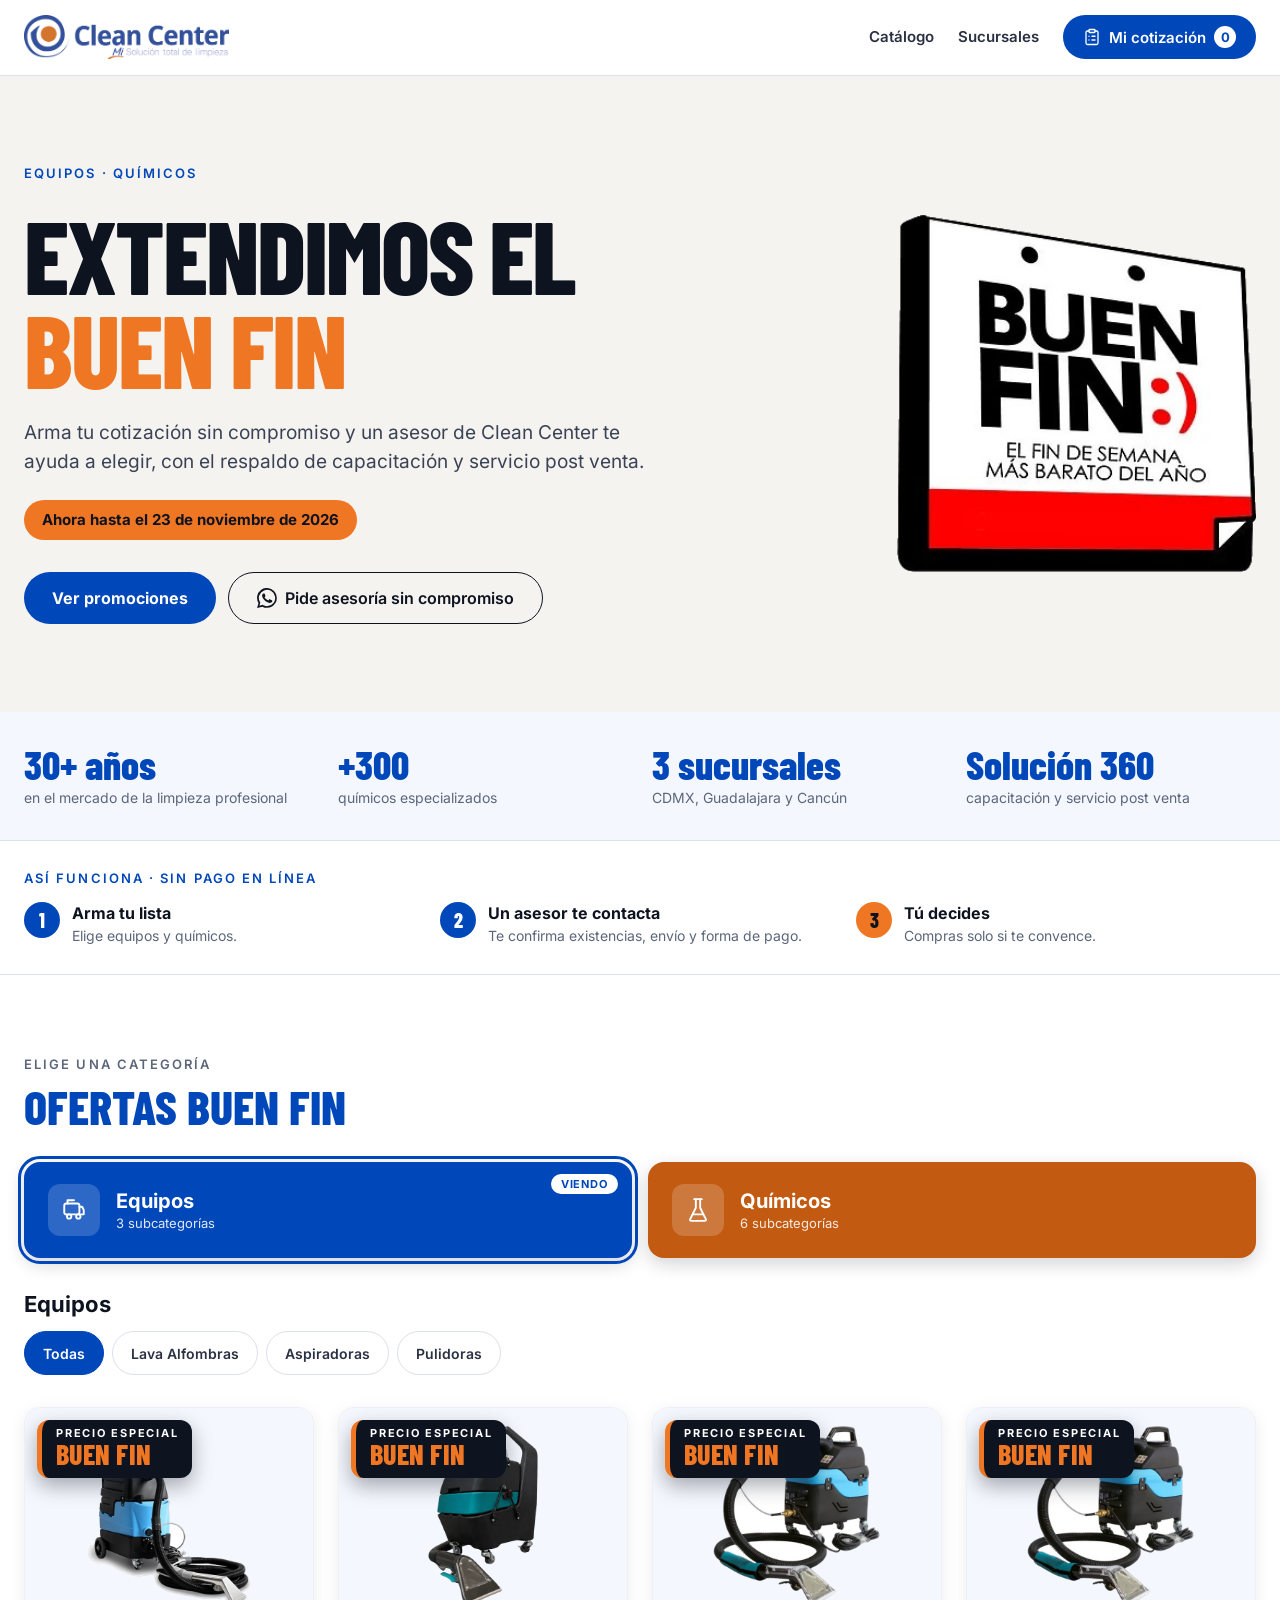
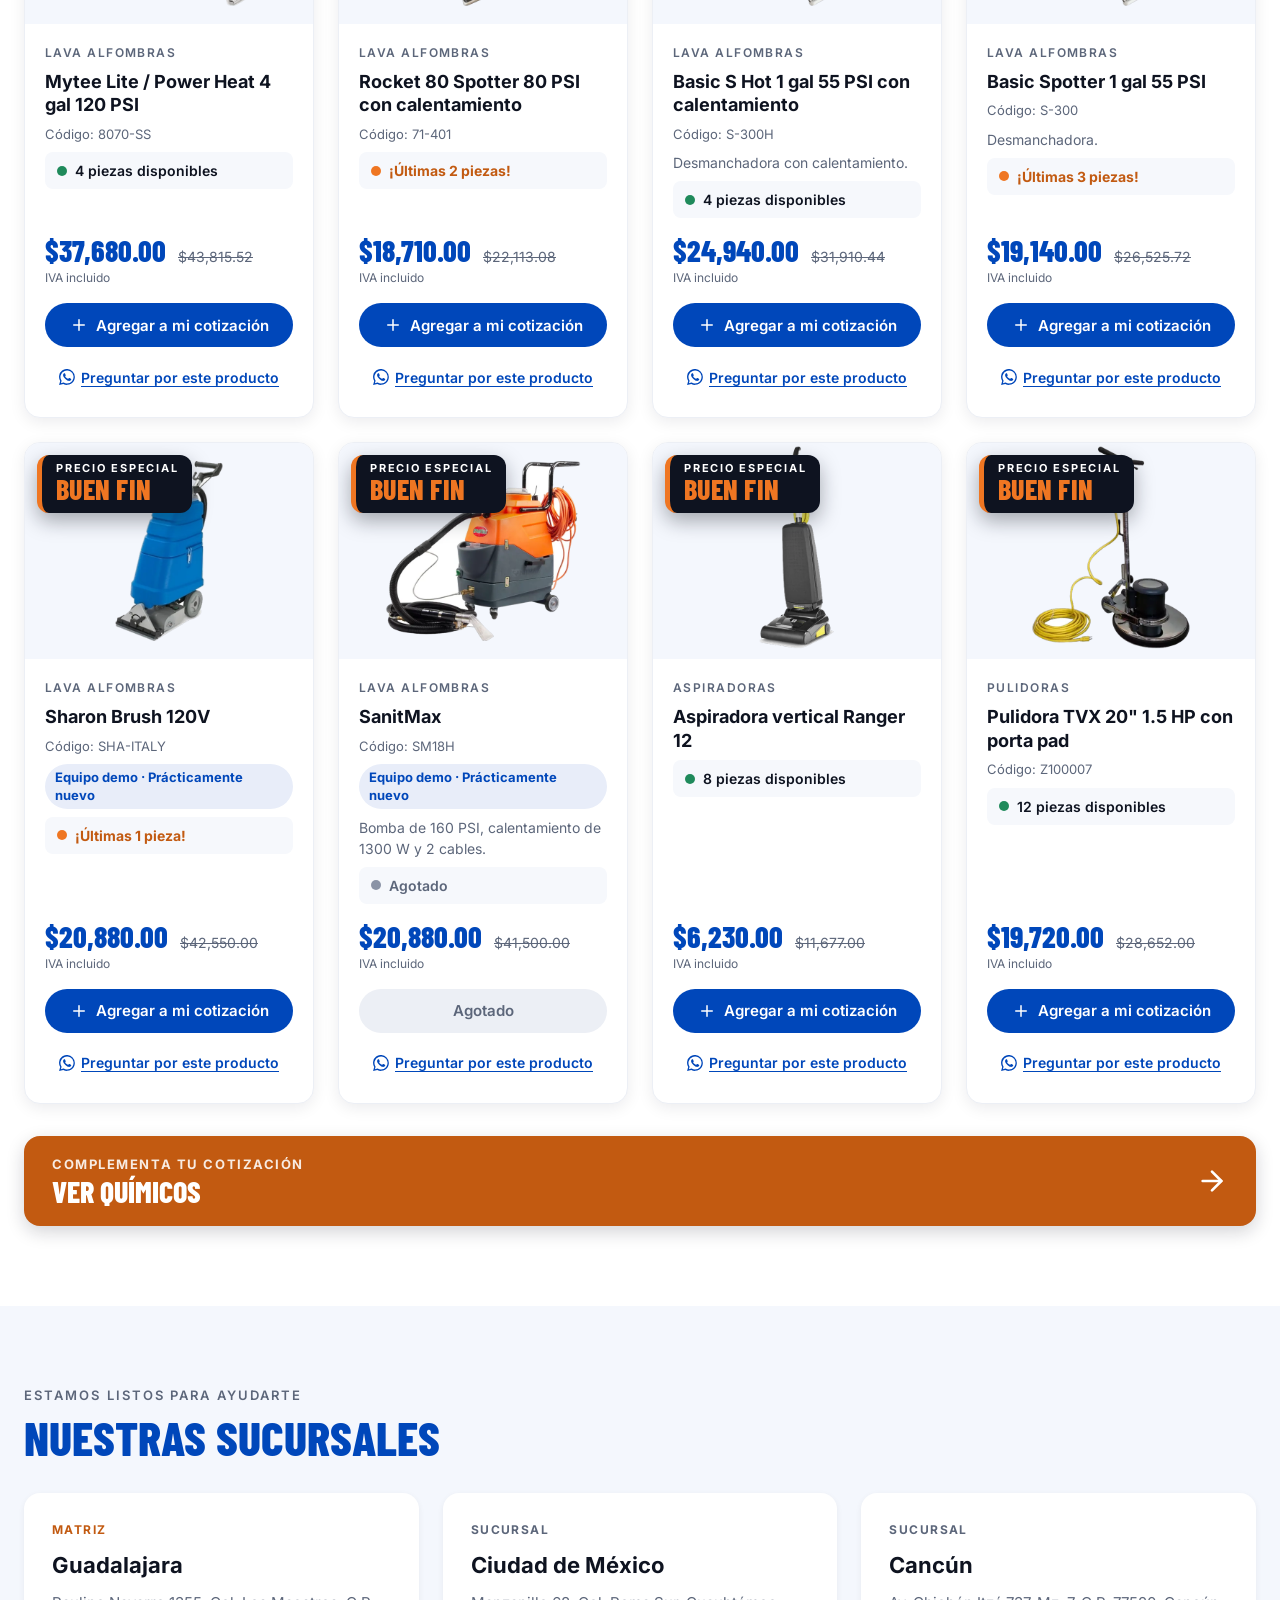
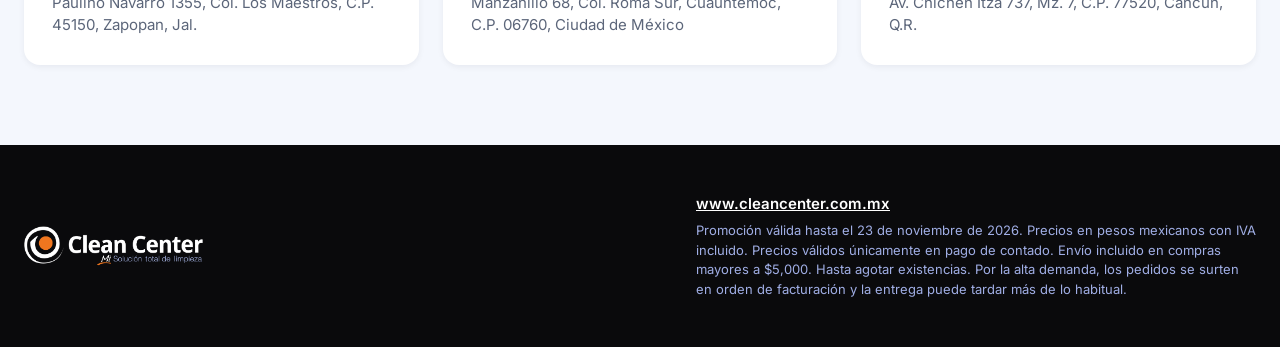
<file: promo-buen-fin/index.html>
<!doctype html>
<html lang="es">
<head>
<meta charset="utf-8">
<meta name="viewport" content="width=device-width, initial-scale=1, viewport-fit=cover">
<title>Extendimos el Buen Fin · Clean Center</title>
<meta name="description" content="Promociones del Buen Fin en equipos y químicos de limpieza profesional Clean Center. Extendidas hasta el 23 de noviembre de 2026.">
<link rel="stylesheet" href="assets/promo-buen-fin.css?v=4">
<style>body{margin:0;background:#fff}</style>
</head>
<body>
<div id="ccbf-app"></div>
<script>
  window.CC_BF_CONFIG = {
    ENDPOINT: ''   // pega aquí la URL del Web App de Apps Script
  };
</script>
<script src="assets/promo-buen-fin.js?v=4"></script>
</body>
</html>
</file>
<file: promo-buen-fin/assets/promo-buen-fin.css>
/* ============================================================
   Promociones Buen Fin · Clean Center
   Todo el CSS vive dentro de #ccbf para que Webflow no lo pise
   (y para que este CSS no toque el resto del sitio).
   ============================================================ */
@font-face{font-family:'CCBF Barlow Condensed';src:url('../fonts/barlow-condensed-latin-700-normal.woff2') format('woff2');font-weight:700;font-style:normal;font-display:swap}
@font-face{font-family:'CCBF Barlow Condensed';src:url('../fonts/barlow-condensed-latin-800-normal.woff2') format('woff2');font-weight:800;font-style:normal;font-display:swap}
@font-face{font-family:'CCBF Inter';src:url('../fonts/inter-latin-400-normal.woff2') format('woff2');font-weight:400;font-style:normal;font-display:swap}
@font-face{font-family:'CCBF Inter';src:url('../fonts/inter-latin-500-normal.woff2') format('woff2');font-weight:500;font-style:normal;font-display:swap}
@font-face{font-family:'CCBF Inter';src:url('../fonts/inter-latin-600-normal.woff2') format('woff2');font-weight:600;font-style:normal;font-display:swap}
@font-face{font-family:'CCBF Inter';src:url('../fonts/inter-latin-700-normal.woff2') format('woff2');font-weight:700;font-style:normal;font-display:swap}
#ccbf{--blue:#0047ba;--blue-700:#003a99;--blue-50:#e8edf9;--blue-10:#f4f7fd;--orange:#ef7622;--orange-700:#c25a11;--orange-100:#fce0cb;--orange-50:#fef3e8;--ink:#0e1320;--ink-2:#2a3142;--ink-3:#5c667a;--line:#dce0ea;--line-2:#eceff5;--cream:#f5f3ef;--green:#1f8a5b;--cond:'CCBF Barlow Condensed','Barlow Condensed','Helvetica Neue Condensed','Arial Narrow',sans-serif;
  font-family:'CCBF Inter',Inter,'Helvetica Neue',Helvetica,Arial,system-ui,sans-serif;color:var(--ink);background:#fff;font-size:16px;line-height:1.5;text-align:left;-webkit-font-smoothing:antialiased;-webkit-text-size-adjust:100%;overflow-x:clip}
#ccbf *,#ccbf *::before,#ccbf *::after{box-sizing:border-box}
#ccbf h1,#ccbf h2,#ccbf h3,#ccbf h4,#ccbf p{margin:0;padding:0;text-align:inherit;letter-spacing:normal;font-family:inherit;color:inherit;line-height:inherit;text-transform:none;font-weight:inherit;font-size:inherit}
#ccbf img{max-width:100%;border:0;vertical-align:middle}
#ccbf label{margin:0;font-weight:inherit}
#ccbf section,#ccbf header,#ccbf footer,#ccbf nav,#ccbf aside,#ccbf article{margin:0;padding:0}
#ccbf h1 br{display:inline}
#ccbf button,#ccbf input,#ccbf select{font-family:inherit;margin:0}
#ccbf a{color:inherit;text-decoration:none}
#ccbf svg{display:block;flex-shrink:0}
#ccbf [hidden]{display:none!important}
#ccbf .ccbf-wrap{max-width:1280px;margin:0 auto;padding-left:24px;padding-right:24px}
#ccbf .ccbf-cond{font-family:var(--cond);font-weight:800;line-height:1}
#ccbf .ccbf-eyebrow{font-size:13px;font-weight:600;letter-spacing:.16em;text-transform:uppercase;color:var(--ink-3)}
#ccbf .ccbf-h2{font-family:var(--cond);font-weight:800;font-size:48px;line-height:1;text-transform:uppercase;color:var(--blue)}
#ccbf :focus-visible{outline:3px solid var(--orange);outline-offset:2px}

/* Botones */
#ccbf .ccbf-btn{display:inline-flex;align-items:center;justify-content:center;gap:8px;min-height:52px;padding:0 28px;border-radius:999px;border:0;font-size:16px;font-weight:700;cursor:pointer;text-decoration:none;transition:background .15s,transform .1s}
#ccbf .ccbf-btn:active{transform:scale(.98)}
#ccbf .ccbf-btn--blue{background:var(--blue);color:#fff}
#ccbf .ccbf-btn--blue:hover{background:var(--blue-700);color:#fff}
#ccbf .ccbf-btn--ghost{background:transparent;color:var(--ink);border:1.5px solid var(--ink);font-weight:600}
#ccbf .ccbf-btn--ghost:hover{background:var(--ink);color:#fff}

/* Header */
#ccbf .ccbf-header{background:#fff;border-bottom:1px solid var(--line);position:sticky;top:0;z-index:30}
#ccbf .ccbf-header .ccbf-wrap{display:flex;align-items:center;justify-content:space-between;gap:16px;padding-top:14px;padding-bottom:14px}
#ccbf .ccbf-logo{height:44px;width:auto;display:block}
#ccbf .ccbf-nav{display:flex;align-items:center;gap:24px}
#ccbf .ccbf-nav a{font-size:15px;font-weight:600;color:var(--ink-2);padding:12px 0}
#ccbf .ccbf-nav a:hover{color:var(--blue)}
#ccbf .ccbf-cartbtn{display:inline-flex;align-items:center;gap:8px;min-height:44px;padding:0 20px;border-radius:999px;border:0;background:var(--blue);color:#fff;font-size:15px;font-weight:600;cursor:pointer;white-space:nowrap}
#ccbf .ccbf-cartbtn b{display:inline-flex;align-items:center;justify-content:center;min-width:22px;height:22px;padding:0 6px;border-radius:999px;background:#fff;color:var(--blue);font-size:13px;font-weight:800}

/* Hero */
#ccbf .ccbf-hero{background:var(--cream)}
#ccbf .ccbf-hero .ccbf-wrap{display:flex;flex-wrap:wrap;align-items:center;justify-content:space-between;gap:48px;padding-top:88px;padding-bottom:88px}
#ccbf .ccbf-hero__txt{flex:1 1 520px;min-width:0;display:flex;flex-direction:column;gap:24px}
#ccbf .ccbf-hero__eyebrow{color:var(--blue)}
#ccbf .ccbf-h1{font-family:var(--cond);font-weight:800;font-size:clamp(46px,8vw,104px);line-height:.92;letter-spacing:-.02em;text-transform:uppercase;max-width:760px;color:var(--ink)}
#ccbf .ccbf-h1 span{color:var(--orange)}
#ccbf .ccbf-hero__lead{font-size:19px;line-height:1.5;color:#3a4256;max-width:620px}
#ccbf .ccbf-pill{display:inline-flex;align-self:flex-start;align-items:center;gap:10px;padding:10px 18px;border-radius:999px;background:var(--orange);color:var(--ink);font-size:15px;font-weight:700;line-height:1.3}
#ccbf .ccbf-hero__ctas{display:flex;flex-wrap:wrap;gap:12px;margin-top:8px}
#ccbf .ccbf-hero__img{flex:0 1 360px;display:flex;justify-content:center}
#ccbf .ccbf-hero__img img{width:100%;max-width:360px;height:auto;display:block}

/* Respaldo */
#ccbf .ccbf-stats{background:var(--blue-10);border-bottom:1px solid var(--line)}
#ccbf .ccbf-stats .ccbf-wrap{display:grid;grid-template-columns:repeat(auto-fit,minmax(200px,1fr));gap:24px;padding-top:32px;padding-bottom:32px}
#ccbf .ccbf-stat{display:flex;flex-direction:column;gap:4px}
#ccbf .ccbf-stat strong{font-family:var(--cond);font-weight:800;font-size:40px;line-height:1;color:var(--blue)}
#ccbf .ccbf-stat span{font-size:14px;color:var(--ink-3);line-height:1.4}

/* Catálogo */
#ccbf .ccbf-cat{padding-top:80px;padding-bottom:80px;display:flex;flex-direction:column;gap:32px;scroll-margin-top:80px}
#ccbf .ccbf-head{display:flex;flex-direction:column;gap:8px}
#ccbf .ccbf-cats{display:grid;grid-template-columns:repeat(auto-fit,minmax(220px,1fr));gap:16px}
#ccbf .ccbf-catbtn{position:relative;display:flex;align-items:center;gap:16px;min-height:96px;padding:20px 24px;border-radius:16px;border:0;color:#fff;text-align:left;cursor:pointer;box-shadow:0 6px 18px rgba(14,19,32,.18);transition:transform .15s}
#ccbf .ccbf-catbtn:hover{transform:translateY(-1px)}
#ccbf .ccbf-catbtn--eq{background:var(--blue)}
#ccbf .ccbf-catbtn--qu{background:var(--orange-700)}
#ccbf .ccbf-catbtn[aria-pressed="true"]::after{content:"";position:absolute;inset:-6px;border-radius:22px;border:3px solid currentColor;pointer-events:none}
#ccbf .ccbf-catbtn--eq[aria-pressed="true"]::after{border-color:var(--blue)}
#ccbf .ccbf-catbtn--qu[aria-pressed="true"]::after{border-color:var(--orange-700)}
#ccbf .ccbf-catbtn__ico{display:inline-flex;align-items:center;justify-content:center;width:52px;height:52px;border-radius:12px;background:rgba(255,255,255,.18);flex-shrink:0}
#ccbf .ccbf-catbtn__txt{display:flex;flex-direction:column;gap:2px;min-width:0}
#ccbf .ccbf-catbtn__txt b{font-size:20px;font-weight:800;line-height:1.2}
#ccbf .ccbf-catbtn__txt small{font-size:13px;color:rgba(255,255,255,.88)}
#ccbf .ccbf-viendo{position:absolute;top:12px;right:14px;padding:3px 10px;border-radius:999px;background:#fff;font-size:11px;font-weight:800;letter-spacing:.08em;text-transform:uppercase;display:none}
#ccbf .ccbf-catbtn--eq .ccbf-viendo{color:var(--blue)}
#ccbf .ccbf-catbtn--qu .ccbf-viendo{color:var(--orange-700)}
#ccbf .ccbf-catbtn[aria-pressed="true"] .ccbf-viendo{display:inline-block}

#ccbf .ccbf-subs-wrap{display:flex;flex-direction:column;gap:12px}
#ccbf .ccbf-h3{font-size:22px;font-weight:700;color:var(--ink);line-height:1.3}
#ccbf .ccbf-subs{display:flex;flex-wrap:wrap;gap:8px}
#ccbf .ccbf-chip{min-height:44px;padding:0 18px;border-radius:999px;border:1.5px solid var(--line);background:#fff;color:var(--ink-2);font-size:14px;font-weight:600;cursor:pointer;white-space:nowrap;flex-shrink:0}
#ccbf .ccbf-chip:hover{border-color:var(--blue)}
#ccbf .ccbf-chip[aria-pressed="true"]{border-color:var(--blue);background:var(--blue);color:#fff}

/* Volumen */
#ccbf .ccbf-vol{display:flex;flex-direction:column;gap:16px;padding:24px;border-radius:16px;background:var(--orange-50);border:1px solid var(--orange-100)}
#ccbf .ccbf-vol__eyebrow{font-size:13px;font-weight:700;letter-spacing:.16em;text-transform:uppercase;color:var(--ink-2)}
#ccbf .ccbf-vol__title{font-size:22px;font-weight:700;color:var(--ink);line-height:1.3}
#ccbf .ccbf-vol__lead{font-size:15px;line-height:1.5;color:var(--ink-2)}
#ccbf .ccbf-tiers{display:grid;grid-template-columns:repeat(auto-fit,minmax(150px,1fr));gap:12px}
#ccbf .ccbf-tier{display:flex;flex-direction:column;gap:4px;padding:14px 16px;border-radius:12px;background:#fff;border:1px solid var(--orange-100);color:var(--ink)}
#ccbf .ccbf-tier span{font-size:13px;font-weight:600;color:var(--ink-2)}
#ccbf .ccbf-tier strong{font-family:var(--cond);font-weight:800;font-size:28px;line-height:1;color:var(--blue)}
#ccbf .ccbf-tier.is-on{background:var(--blue);border-color:var(--blue)}
#ccbf .ccbf-tier.is-on span,#ccbf .ccbf-tier.is-on strong{color:#fff}
#ccbf .ccbf-vol__txt{font-size:15px;font-weight:600;color:var(--ink)}

/* Productos */
#ccbf .ccbf-grid{display:grid;grid-template-columns:repeat(auto-fill,minmax(260px,1fr));gap:24px}
#ccbf .ccbf-card{display:flex;flex-direction:column;border-radius:16px;background:#fff;border:1px solid var(--line-2);box-shadow:0 4px 16px rgba(14,19,32,.08);overflow:hidden}
#ccbf .ccbf-card__media{position:relative;aspect-ratio:4/3;background:var(--blue-10);display:flex;align-items:center;justify-content:center}
#ccbf .ccbf-card__media img{width:100%;height:100%;object-fit:contain;display:block}
#ccbf .ccbf-badge-promo{position:absolute;top:12px;left:12px;padding:4px 12px;border-radius:999px;background:var(--orange);color:var(--ink);font-size:12px;font-weight:700;letter-spacing:.08em;text-transform:uppercase}
#ccbf .ccbf-badge-bf{position:absolute;top:12px;left:12px;display:flex;flex-direction:column;align-items:flex-start;gap:2px;padding:8px 14px 10px;border-radius:12px;background:var(--ink);color:#fff;box-shadow:0 8px 20px rgba(14,19,32,.35);border-left:5px solid var(--orange)}
#ccbf .ccbf-badge-bf small{font-size:11px;font-weight:800;letter-spacing:.16em;text-transform:uppercase;line-height:1}
#ccbf .ccbf-badge-bf strong{font-family:var(--cond);font-weight:800;font-size:28px;line-height:.95;letter-spacing:.01em;text-transform:uppercase;color:var(--orange)}
#ccbf .ccbf-badge-off{position:absolute;top:12px;right:12px;display:flex;flex-direction:column;align-items:center;gap:2px;padding:10px 14px 12px;border-radius:14px;background:var(--ink);color:#fff;box-shadow:0 8px 20px rgba(14,19,32,.35);text-align:center;border-bottom:4px solid var(--orange)}
#ccbf .ccbf-badge-off small{font-size:11px;font-weight:800;letter-spacing:.18em;text-transform:uppercase;line-height:1}
#ccbf .ccbf-badge-off strong{font-family:var(--cond);font-weight:800;font-size:46px;line-height:.9;color:var(--orange)}
#ccbf .ccbf-badge-off em{font-style:normal;font-size:10px;font-weight:700;letter-spacing:.04em;line-height:1.2;max-width:92px}
#ccbf .ccbf-card__body{display:flex;flex-direction:column;gap:8px;padding:20px;flex-grow:1}
#ccbf .ccbf-card__sub{font-size:12px;font-weight:600;letter-spacing:.12em;text-transform:uppercase;color:var(--ink-3)}
#ccbf .ccbf-card__name{font-size:18px;font-weight:700;color:var(--ink);line-height:1.3}
#ccbf .ccbf-card__code{font-size:13px;color:var(--ink-3)}
#ccbf .ccbf-tag{display:inline-flex;align-self:flex-start;padding:4px 10px;border-radius:999px;font-size:13px;font-weight:700;line-height:1.4}
#ccbf .ccbf-tag--demo{background:var(--blue-50);color:var(--blue)}
#ccbf .ccbf-tag--vol{background:var(--orange-50);color:var(--ink);font-weight:600}
#ccbf .ccbf-card__desc{font-size:14px;line-height:1.5;color:var(--ink-3)}
#ccbf .ccbf-stock{display:flex;align-items:center;gap:8px;padding:8px 12px;border-radius:8px;background:#f6f8fc;font-size:14px;font-weight:600;color:var(--ink)}
#ccbf .ccbf-stock i{width:10px;height:10px;border-radius:999px;background:var(--green);flex-shrink:0}
#ccbf .ccbf-stock.is-low{color:var(--orange-700);font-weight:700}
#ccbf .ccbf-stock.is-low i{background:var(--orange)}
#ccbf .ccbf-stock.is-out{color:var(--ink-3)}
#ccbf .ccbf-stock.is-out i{background:#8a93a6}
#ccbf .ccbf-price{display:flex;flex-direction:column;gap:2px;margin-top:auto;padding-top:8px}
#ccbf .ccbf-price__row{display:flex;align-items:baseline;flex-wrap:wrap;gap:4px 12px}
#ccbf .ccbf-price__now{font-family:var(--cond);font-weight:800;font-size:30px;line-height:1.1;color:var(--blue)}
#ccbf .ccbf-price__old{font-size:14px;color:var(--ink-3);text-decoration:line-through}
#ccbf .ccbf-price__iva{font-size:12px;color:var(--ink-3)}
#ccbf .ccbf-price__save{display:inline-flex;align-self:flex-start;margin-top:6px;padding:4px 10px;border-radius:6px;background:var(--orange);color:var(--ink);font-size:13px;font-weight:800}
#ccbf .ccbf-add{display:inline-flex;align-items:center;justify-content:center;gap:8px;min-height:44px;margin-top:8px;border-radius:999px;border:0;background:var(--blue);color:#fff;font-size:15px;font-weight:600;cursor:pointer;width:100%}
#ccbf .ccbf-add:hover{background:var(--blue-700)}
#ccbf .ccbf-add[disabled]{background:var(--line-2);color:var(--ink-3);cursor:not-allowed}
#ccbf .ccbf-qty{display:flex;align-items:center;justify-content:space-between;gap:8px;margin-top:8px;padding:4px;border-radius:999px;border:1.5px solid var(--blue)}
#ccbf .ccbf-qty span{font-size:15px;font-weight:600;color:var(--blue)}
#ccbf .ccbf-qbtn{width:44px;height:44px;border-radius:999px;border:0;background:var(--blue-50);color:var(--blue);font-size:22px;font-weight:700;cursor:pointer;line-height:1;display:inline-flex;align-items:center;justify-content:center}
#ccbf .ccbf-qbtn--plus{background:var(--blue);color:#fff}
#ccbf .ccbf-qbtn[disabled]{opacity:.35;cursor:not-allowed}

#ccbf .ccbf-next{display:flex;align-items:center;justify-content:space-between;gap:16px;width:100%;min-height:88px;padding:20px 28px;border-radius:16px;border:0;color:#fff;text-align:left;cursor:pointer;box-shadow:0 6px 18px rgba(14,19,32,.18)}
#ccbf .ccbf-next--qu{background:var(--orange-700)}
#ccbf .ccbf-next--eq{background:var(--blue)}
#ccbf .ccbf-next small{display:block;font-size:13px;font-weight:700;letter-spacing:.12em;text-transform:uppercase;color:rgba(255,255,255,.88);margin-bottom:4px}
#ccbf .ccbf-next b{display:block;font-family:var(--cond);font-weight:800;font-size:30px;line-height:1;text-transform:uppercase}

/* Sucursales */
#ccbf .ccbf-sucs{background:var(--blue-10);scroll-margin-top:80px}
#ccbf .ccbf-sucs .ccbf-wrap{padding-top:80px;padding-bottom:80px;display:flex;flex-direction:column;gap:32px}
#ccbf .ccbf-sucgrid{display:grid;grid-template-columns:repeat(auto-fit,minmax(260px,1fr));gap:24px}
#ccbf .ccbf-suc{display:flex;flex-direction:column;gap:12px;padding:28px;border-radius:16px;background:#fff;box-shadow:0 2px 6px rgba(14,19,32,.06)}
#ccbf .ccbf-suc small{font-size:12px;font-weight:700;letter-spacing:.12em;text-transform:uppercase;color:var(--ink-3)}
#ccbf .ccbf-suc small.is-matriz{color:var(--orange-700)}
#ccbf .ccbf-suc h3{font-size:22px;font-weight:700;line-height:1.3}
#ccbf .ccbf-suc p{font-size:15px;line-height:1.5;color:var(--ink-3)}

/* Footer */
#ccbf .ccbf-footer{background:#0a0a0c;color:#fff}
#ccbf .ccbf-footer .ccbf-wrap{padding-top:48px;padding-bottom:48px;display:flex;flex-wrap:wrap;align-items:center;justify-content:space-between;gap:24px}
#ccbf .ccbf-footer img{height:40px;width:auto;display:block}
#ccbf .ccbf-footer__txt{display:flex;flex-direction:column;gap:6px;max-width:560px}
#ccbf .ccbf-footer__txt a{color:#fff;font-size:15px;font-weight:600;text-decoration:underline}
#ccbf .ccbf-footer__txt p{font-size:13px;line-height:1.5;color:#a0aee5}

/* Botón flotante */
#ccbf .ccbf-fab{position:fixed;right:24px;bottom:calc(24px + env(safe-area-inset-bottom,0px));z-index:40;display:inline-flex;align-items:center;gap:10px;min-height:56px;padding:0 24px;border-radius:999px;border:0;background:var(--orange);color:var(--ink);font-size:16px;font-weight:700;cursor:pointer;box-shadow:0 8px 24px rgba(14,19,32,.25)}
#ccbf .ccbf-fab__total{font-weight:800}

/* Panel del pedido */
#ccbf .ccbf-panel{position:fixed;inset:0;z-index:2147483000;display:flex;justify-content:flex-end}
#ccbf .ccbf-panel__bg{position:absolute;inset:0;padding:0;border:0;background:rgba(10,10,12,.55);cursor:pointer}
#ccbf .ccbf-panel__box{position:relative;width:100%;max-width:460px;height:100%;height:100dvh;display:flex;flex-direction:column;background:#fff;box-shadow:-8px 0 32px rgba(14,19,32,.2);animation:ccbfIn .2s ease-out}
@keyframes ccbfIn{from{transform:translateX(24px);opacity:.6}to{transform:none;opacity:1}}
#ccbf .ccbf-panel__top{display:flex;align-items:center;justify-content:space-between;gap:16px;padding:calc(18px + env(safe-area-inset-top,0px)) 24px 16px;border-bottom:1px solid var(--line);flex-shrink:0}
#ccbf .ccbf-panel__top h2{font-family:var(--cond);font-weight:800;font-size:32px;line-height:1;text-transform:uppercase;color:var(--blue)}
#ccbf .ccbf-panel__top p{font-size:13px;color:var(--ink-3);margin-top:4px}
#ccbf .ccbf-folio{display:inline-flex;align-items:center;gap:6px;margin-top:6px!important;padding:4px 10px;border-radius:999px;background:var(--ink);color:#fff!important;font-size:12px!important;font-weight:700;letter-spacing:.04em}
#ccbf .ccbf-folio span{color:var(--orange);font-variant-numeric:tabular-nums}
#ccbf .ccbf-x{display:inline-flex;align-items:center;justify-content:center;width:44px;height:44px;border-radius:999px;border:1px solid var(--line);background:#fff;color:var(--ink-2);cursor:pointer;flex-shrink:0}
/* Todo el contenido del panel hace scroll; solo el total y el botón quedan fijos abajo */
#ccbf .ccbf-panel__scroll{flex:1 1 auto;overflow-y:auto;-webkit-overflow-scrolling:touch;overscroll-behavior:contain;padding:4px 24px 20px}
#ccbf .ccbf-empty{margin:24px 0;font-size:15px;line-height:1.5;color:var(--ink-3)}
#ccbf .ccbf-item{display:flex;flex-direction:column;gap:10px;padding:16px 0;border-bottom:1px solid var(--line-2)}
#ccbf .ccbf-item__top{display:flex;justify-content:space-between;align-items:flex-start;gap:12px}
#ccbf .ccbf-item__info{display:flex;flex-direction:column;gap:2px;min-width:0}
#ccbf .ccbf-item__info small{font-size:12px;font-weight:600;letter-spacing:.1em;text-transform:uppercase;color:var(--ink-3)}
#ccbf .ccbf-item__info b{font-size:16px;font-weight:700;color:var(--ink);line-height:1.3}
#ccbf .ccbf-item__info span{font-size:13px;color:var(--ink-3)}
#ccbf .ccbf-item__line{font-size:16px;font-weight:700;color:var(--blue);white-space:nowrap}
#ccbf .ccbf-item__ctl{display:flex;align-items:center;justify-content:space-between;gap:12px}
#ccbf .ccbf-item__qty{display:flex;align-items:center;gap:12px}
#ccbf .ccbf-item__qty .ccbf-qbtn{border:1px solid var(--line);background:#fff;color:var(--blue);font-size:20px}
#ccbf .ccbf-item__qty b{min-width:24px;text-align:center;font-size:16px;font-weight:700}
#ccbf .ccbf-link{min-height:44px;padding:0 4px;border:0;background:none;color:var(--blue);font-size:14px;font-weight:600;text-decoration:underline;cursor:pointer}
#ccbf .ccbf-sum{display:flex;flex-direction:column;gap:12px;margin-top:16px}
#ccbf .ccbf-envio-ok{display:flex;align-items:center;gap:8px;padding:10px 12px;border-radius:8px;background:var(--blue);color:#fff;font-size:14px;font-weight:700}
#ccbf .ccbf-envio{display:flex;flex-direction:column;gap:6px;padding:10px 12px;border-radius:8px;background:var(--blue-50)}
#ccbf .ccbf-envio p{display:flex;align-items:center;gap:8px;font-size:14px;font-weight:600;color:var(--ink)}
#ccbf .ccbf-bar{height:6px;border-radius:999px;background:#fff;overflow:hidden}
#ccbf .ccbf-bar i{display:block;height:100%;border-radius:999px;background:var(--blue)}
#ccbf .ccbf-row{display:flex;align-items:baseline;justify-content:space-between;gap:12px;font-size:14px;font-weight:600}
#ccbf .ccbf-row strong{font-size:15px;font-weight:700;color:var(--blue);white-space:nowrap}
#ccbf .ccbf-volnote{padding:8px 12px;border-radius:8px;background:var(--orange-50);font-size:13px;line-height:1.4;color:var(--ink)}
#ccbf .ccbf-ahorro{display:flex;align-items:center;justify-content:space-between;gap:12px;padding:12px 14px;border-radius:10px;background:var(--ink);color:#fff;border-left:5px solid var(--orange)}
#ccbf .ccbf-ahorro small{display:block;font-size:11px;font-weight:800;letter-spacing:.14em;text-transform:uppercase}
#ccbf .ccbf-ahorro span{display:block;font-size:12px;color:var(--line)}
#ccbf .ccbf-ahorro strong{font-family:var(--cond);font-weight:800;font-size:30px;line-height:1;color:var(--orange);white-space:nowrap}
#ccbf .ccbf-form{display:grid;grid-template-columns:1fr;gap:12px;margin-top:20px;padding-top:20px;border-top:1px solid var(--line)}
#ccbf .ccbf-form__title{font-size:16px;font-weight:700;color:var(--ink)}
#ccbf .ccbf-field{display:flex;flex-direction:column;gap:4px;font-size:13px;font-weight:600;color:var(--ink-2)}
/* 16px evita que iPhone haga zoom al tocar el campo */
#ccbf .ccbf-field input,#ccbf .ccbf-field select{width:100%;min-height:48px;padding:0 12px;border:1px solid var(--line);border-radius:8px;background:#fff;color:var(--ink);font-size:16px;font-weight:400;-webkit-appearance:none;appearance:none;box-shadow:none}
#ccbf .ccbf-field select{background-image:url("data:image/svg+xml,%3Csvg xmlns='http://www.w3.org/2000/svg' width='16' height='16' viewBox='0 0 24 24' fill='none' stroke='%235c667a' stroke-width='2'%3E%3Cpath d='m6 9 6 6 6-6'/%3E%3C/svg%3E");background-repeat:no-repeat;background-position:right 12px center;padding-right:36px}
#ccbf .ccbf-field input:focus,#ccbf .ccbf-field select:focus{border-color:var(--blue);outline:none;box-shadow:0 0 0 3px rgba(0,71,186,.15)}
#ccbf .ccbf-field.is-err input,#ccbf .ccbf-field.is-err select{border-color:#e63027}
#ccbf .ccbf-field em{font-style:normal;font-size:12px;font-weight:500;color:#b81f18}
#ccbf .ccbf-hp{position:absolute!important;left:-9999px!important;width:1px;height:1px;overflow:hidden}
#ccbf .ccbf-legal{display:flex;gap:8px;align-items:flex-start;padding:10px 12px;border-radius:8px;background:#f6f8fc;border:1px solid var(--line);font-size:12px;line-height:1.45;color:var(--ink-2)}
#ccbf .ccbf-legal svg{margin-top:1px;color:var(--blue)}
#ccbf .ccbf-panel__foot{flex-shrink:0;display:flex;flex-direction:column;gap:10px;padding:14px 24px calc(14px + env(safe-area-inset-bottom,0px));border-top:1px solid var(--line);background:#f6f8fc}
#ccbf .ccbf-total{display:flex;align-items:baseline;justify-content:space-between;gap:12px}
#ccbf .ccbf-total span{font-size:15px;font-weight:600;color:var(--ink)}
#ccbf .ccbf-total span i{font-style:normal;font-weight:400;color:var(--ink-3)}
#ccbf .ccbf-total strong{font-family:var(--cond);font-weight:800;font-size:32px;line-height:1;color:var(--blue);text-align:right}
#ccbf .ccbf-send{display:inline-flex;align-items:center;justify-content:center;gap:10px;min-height:54px;border-radius:999px;background:var(--blue);color:#fff!important;font-size:16px;font-weight:700;border:0;cursor:pointer;width:100%;text-decoration:none}
#ccbf .ccbf-send:hover{background:var(--blue-700)}
#ccbf .ccbf-send.is-off{background:var(--line);color:var(--ink-3)!important;pointer-events:none}
#ccbf .ccbf-falta{font-size:13px;color:var(--ink-3);text-align:center}
#ccbf .ccbf-ok{padding:10px 12px;border-radius:8px;background:#e7f5ee;color:#13583a;font-size:13px;font-weight:600;line-height:1.4}
html.ccbf-lock,html.ccbf-lock body{overflow:hidden}

/* ---------- Tablet ---------- */
@media (max-width:900px){
  #ccbf .ccbf-hero .ccbf-wrap{padding-top:56px;padding-bottom:56px;gap:32px}
  #ccbf .ccbf-cat{padding-top:56px;padding-bottom:56px}
  #ccbf .ccbf-sucs .ccbf-wrap{padding-top:56px;padding-bottom:56px}
}

/* ---------- Celular ---------- */
@media (max-width:640px){
  #ccbf .ccbf-wrap{padding-left:16px;padding-right:16px}
  #ccbf .ccbf-header .ccbf-wrap{padding-top:10px;padding-bottom:10px;gap:12px}
  #ccbf .ccbf-logo{height:34px}
  #ccbf .ccbf-nav{gap:0}
  #ccbf .ccbf-nav a{display:none}
  #ccbf .ccbf-cartbtn{min-height:42px;padding:0 14px;font-size:14px}
  #ccbf .ccbf-cartbtn .ccbf-cartbtn__lbl{display:none}

  #ccbf .ccbf-hero .ccbf-wrap{padding-top:36px;padding-bottom:40px;gap:28px;flex-direction:column;align-items:stretch}
  #ccbf .ccbf-hero__txt{flex:none;gap:18px}
  #ccbf .ccbf-h1{font-size:clamp(42px,13.5vw,64px);line-height:.9}
  #ccbf .ccbf-hero__lead{font-size:17px}
  #ccbf .ccbf-pill{font-size:14px;padding:9px 16px}
  #ccbf .ccbf-hero__ctas{flex-direction:column;margin-top:4px}
  #ccbf .ccbf-hero__ctas .ccbf-btn{width:100%}
  #ccbf .ccbf-hero__img{flex:none}
  #ccbf .ccbf-hero__img img{max-width:240px}

  #ccbf .ccbf-stats .ccbf-wrap{grid-template-columns:1fr 1fr;gap:20px 16px;padding-top:24px;padding-bottom:24px}
  #ccbf .ccbf-stat strong{font-size:30px}
  #ccbf .ccbf-stat span{font-size:13px}

  #ccbf .ccbf-cat{padding-top:40px;padding-bottom:40px;gap:24px;scroll-margin-top:64px}
  #ccbf .ccbf-h2{font-size:38px}
  #ccbf .ccbf-cats{grid-template-columns:1fr 1fr;gap:12px}
  #ccbf .ccbf-catbtn{min-height:76px;padding:12px;gap:8px;border-radius:14px}
  #ccbf .ccbf-catbtn__ico{width:34px;height:34px;border-radius:9px}
  #ccbf .ccbf-catbtn__ico svg{width:20px;height:20px}
  #ccbf .ccbf-catbtn__txt small{white-space:nowrap}
  #ccbf .ccbf-catbtn__txt b{font-size:17px}
  #ccbf .ccbf-catbtn__txt small{font-size:12px}
  #ccbf .ccbf-catbtn[aria-pressed="true"]::after{inset:-5px;border-radius:18px}
  #ccbf .ccbf-viendo,#ccbf .ccbf-catbtn[aria-pressed="true"] .ccbf-viendo{display:none}
  #ccbf .ccbf-h3{font-size:19px}
  /* Subcategorías en una sola fila deslizable */
  #ccbf .ccbf-subs{flex-wrap:nowrap;overflow-x:auto;-webkit-overflow-scrolling:touch;scrollbar-width:none;margin:0 -16px;padding:2px 16px 6px}
  #ccbf .ccbf-subs::-webkit-scrollbar{display:none}
  #ccbf .ccbf-chip{min-height:40px;padding:0 16px}

  #ccbf .ccbf-vol{padding:18px 16px;gap:14px}
  #ccbf .ccbf-vol__title{font-size:19px}
  #ccbf .ccbf-tiers{grid-template-columns:1fr 1fr;gap:8px}
  #ccbf .ccbf-tier{padding:10px 12px}
  #ccbf .ccbf-tier strong{font-size:24px}

  #ccbf .ccbf-grid{grid-template-columns:1fr;gap:16px}
  #ccbf .ccbf-card__media{aspect-ratio:16/11}
  #ccbf .ccbf-badge-bf{padding:6px 10px 8px;border-left-width:4px}
  #ccbf .ccbf-badge-bf small{font-size:10px}
  #ccbf .ccbf-badge-bf strong{font-size:22px}
  #ccbf .ccbf-badge-off{padding:8px 10px 9px;border-radius:12px}
  #ccbf .ccbf-badge-off small{font-size:10px}
  #ccbf .ccbf-badge-off strong{font-size:34px}
  #ccbf .ccbf-badge-off em{font-size:9px;max-width:74px}
  #ccbf .ccbf-card__body{padding:16px}
  #ccbf .ccbf-next{min-height:72px;padding:16px 20px}
  #ccbf .ccbf-next b{font-size:26px}

  #ccbf .ccbf-sucs .ccbf-wrap{padding-top:40px;padding-bottom:40px;gap:24px}
  #ccbf .ccbf-sucgrid{grid-template-columns:1fr;gap:12px}
  #ccbf .ccbf-suc{padding:20px}
  #ccbf .ccbf-footer .ccbf-wrap{flex-direction:column;align-items:flex-start;padding-top:36px;padding-bottom:calc(96px + env(safe-area-inset-bottom,0px))}

  /* Botón flotante: barra a lo ancho */
  #ccbf .ccbf-fab{left:12px;right:12px;bottom:calc(12px + env(safe-area-inset-bottom,0px));justify-content:space-between;min-height:54px;padding:0 20px;font-size:15px}

  #ccbf .ccbf-panel__box{max-width:none}
  #ccbf .ccbf-panel__top{padding:calc(14px + env(safe-area-inset-top,0px)) 16px 12px}
  #ccbf .ccbf-panel__top h2{font-size:28px}
  #ccbf .ccbf-panel__scroll{padding:0 16px 20px}
  #ccbf .ccbf-panel__foot{padding:12px 16px calc(12px + env(safe-area-inset-bottom,0px))}
  #ccbf .ccbf-total strong{font-size:28px}
}
@media (max-width:360px){
  #ccbf .ccbf-cats{grid-template-columns:1fr}
}

/* ---------- v4: cotización sin compromiso ---------- */
#ccbf .ccbf-como{background:#fff;border-bottom:1px solid var(--line)}
#ccbf .ccbf-como .ccbf-wrap{padding-top:28px;padding-bottom:28px;display:flex;flex-direction:column;gap:14px}
#ccbf .ccbf-como .ccbf-eyebrow{color:var(--blue)}
#ccbf .ccbf-pasos{list-style:none;margin:0;padding:0;display:grid;grid-template-columns:repeat(3,1fr);gap:16px}
#ccbf .ccbf-pasos li{display:flex;align-items:flex-start;gap:12px;margin:0;padding:0}
#ccbf .ccbf-pasos li b{display:inline-flex;align-items:center;justify-content:center;width:36px;height:36px;border-radius:999px;background:var(--blue);color:#fff;font-family:var(--cond);font-weight:800;font-size:20px;flex-shrink:0}
#ccbf .ccbf-pasos li:last-child b{background:var(--orange);color:var(--ink)}
#ccbf .ccbf-pasos li span{display:flex;flex-direction:column;gap:2px;font-size:14px;line-height:1.4;color:var(--ink-3)}
#ccbf .ccbf-pasos li strong{font-size:16px;font-weight:700;color:var(--ink)}
#ccbf .ccbf-pasos--mini{grid-template-columns:1fr 1fr 1fr;gap:8px;margin:14px 0 4px;padding:12px;border-radius:12px;background:var(--blue-10)}
#ccbf .ccbf-pasos--mini li{flex-direction:column;align-items:center;text-align:center;gap:6px}
#ccbf .ccbf-pasos--mini li b{width:26px;height:26px;font-size:15px}
#ccbf .ccbf-pasos--mini li span{font-size:11px;line-height:1.3;align-items:center}
#ccbf .ccbf-pasos--mini li strong{font-size:12px;line-height:1.25}
#ccbf .ccbf-ask{display:inline-flex;align-items:center;justify-content:center;gap:6px;min-height:40px;margin-top:2px;color:var(--blue)!important;font-size:14px;font-weight:600;text-decoration:underline!important;text-underline-offset:3px}
#ccbf .ccbf-ask svg{width:16px;height:16px}
#ccbf .ccbf-field i,#ccbf .ccbf-opts__lbl i{font-style:normal;font-weight:400;color:var(--ink-3)}
#ccbf .ccbf-nota{font-size:12px;font-weight:400;line-height:1.4;color:var(--ink-3)}
#ccbf .ccbf-suctxt{display:flex;flex-wrap:wrap;align-items:center;gap:4px 8px;margin-top:-4px;font-size:14px;color:var(--ink-2)}
#ccbf .ccbf-suctxt b{color:var(--ink)}
#ccbf .ccbf-suctxt .ccbf-link{min-height:32px}
#ccbf .ccbf-opts{display:flex;flex-direction:column;gap:6px}
#ccbf .ccbf-opts__lbl{font-size:13px;font-weight:600;color:var(--ink-2)}
#ccbf .ccbf-opts__row{display:flex;flex-wrap:wrap;gap:6px}
#ccbf .ccbf-opt{min-height:38px;padding:0 14px;border-radius:999px;border:1.5px solid var(--line);background:#fff;color:var(--ink-2);font-size:14px;font-weight:600;cursor:pointer}
#ccbf .ccbf-opt[aria-pressed="true"]{border-color:var(--blue);background:var(--blue);color:#fff}
#ccbf .ccbf-cond{font-size:12px;color:var(--ink-3)}
#ccbf .ccbf-cond summary{cursor:pointer;min-height:36px;display:flex;align-items:center;font-size:13px;font-weight:600;color:var(--ink-2);text-decoration:underline}
#ccbf .ccbf-cond p{margin-top:4px;line-height:1.5}
#ccbf .ccbf-tranq{display:flex;align-items:flex-start;gap:8px;font-size:12px;line-height:1.4;color:var(--ink-2)}
#ccbf .ccbf-tranq svg{width:16px;height:16px;color:var(--green);margin-top:1px}
#ccbf .ccbf-empty{display:flex;flex-direction:column;align-items:flex-start;gap:6px}
#ccbf .ccbf-empty p{margin:0}
@media (max-width:640px){
  #ccbf .ccbf-como .ccbf-wrap{padding-top:22px;padding-bottom:22px}
  #ccbf .ccbf-pasos{grid-template-columns:1fr;gap:12px}
  #ccbf .ccbf-pasos--mini{grid-template-columns:1fr 1fr 1fr;gap:6px;padding:10px 8px}
  #ccbf .ccbf-pasos--mini li span{font-size:0}
  #ccbf .ccbf-pasos--mini li strong{font-size:12px}
}
@media (prefers-reduced-motion:reduce){#ccbf *{animation:none!important;transition:none!important;scroll-behavior:auto!important}}
</file>
